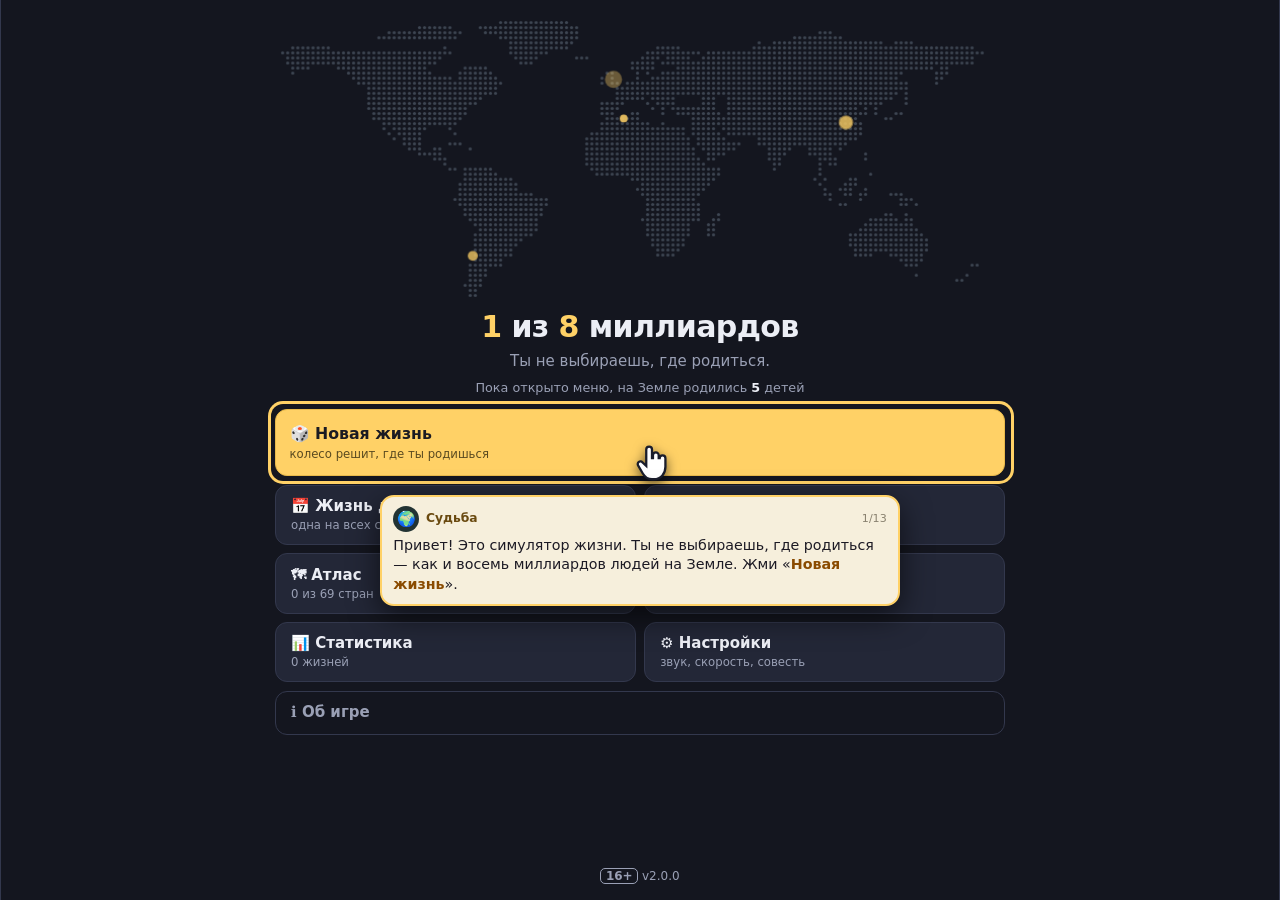
<file: index.html>
<!DOCTYPE html>
<html lang="ru">
<head>
  <meta charset="utf-8">
  <meta name="viewport" content="width=device-width, initial-scale=1, viewport-fit=cover, user-scalable=no">
  <meta name="theme-color" content="#14161f">
  <title>1 из 8 миллиардов — симулятор жизни</title>
  <meta name="description" content="Симулятор жизни: колесо стран решает, где ты родишься. Дальше — год за годом: учёба, любовь, карьера, бизнес, казино, тёмные дела, тюрьма и побеги.">
  <link rel="icon" href="icons/icon-192.png">
  <link rel="stylesheet" href="css/style.css">
</head>
<body>
  <div id="app">
    <!-- главное меню -->
    <section id="scr-menu" class="scr">
      <canvas id="menu-map" width="720" height="280"></canvas>
      <div class="logo"><b>1</b> из <b>8</b> миллиардов</div>
      <div class="sub">Ты не выбираешь, где родиться.</div>
      <div id="born-count" class="born"></div>
      <div id="menu-btns" class="menu-btns"></div>
      <div class="foot"><span class="age">16+</span> <span id="ver"></span></div>
    </section>
    <!-- колесо стран -->
    <section id="scr-wheel" class="scr" hidden>
      <div class="wheel-title" id="wheel-title">Где ты родишься?</div>
      <div class="wheel-wrap"><canvas id="wheel" width="640" height="640"></canvas><div class="pointer">▼</div></div>
      <div id="wheel-res" class="wheel-res"></div>
      <div class="wheel-btns"><button id="spin" class="btn big primary">🎲 Крутить колесо</button><button id="wheel-go" class="btn big primary" hidden>Дальше →</button></div>
    </section>
    <!-- свидетельство о рождении -->
    <section id="scr-birth" class="scr" hidden>
      <div id="cert" class="cert"></div>
      <div class="cert-btns"><button id="cert-go" class="btn big primary">Начать жизнь</button><button id="cert-re" class="btn ghost">↻ Переродиться</button></div>
    </section>
    <!-- жизнь -->
    <section id="scr-life" class="scr" hidden>
      <div class="life-grid">
        <aside id="side-l" class="side"><div id="dossier"></div></aside>
        <div id="life-main">
          <header id="life-top">
            <button id="me" class="me" aria-label="Профиль"><canvas id="me-cv" width="96" height="96"></canvas></button>
            <div class="who"><div id="who-name"></div><div id="who-sub"></div><div id="who-place"></div></div>
            <div class="right"><div id="money"></div><button id="life-menu" class="ico" aria-label="Меню">☰</button></div>
          </header>
          <div id="stats"></div>
          <div id="timeline">
            <div class="tl-ctrl">
              <button id="tl-play" class="tlb" aria-label="Пуск и пауза">▶</button>
              <button class="tlb sp" data-sp="1" aria-label="Скорость 1">×1</button>
              <button class="tlb sp" data-sp="2" aria-label="Скорость 2">×2</button>
              <button class="tlb sp" data-sp="4" aria-label="Скорость 4">×4</button>
              <button id="tl-skip" class="tlb" aria-label="Мотать до решения" title="Мотать до решения">⏭</button>
              <button id="tl-back" class="tlb" aria-label="Машина времени" title="Машина времени: на 5 лет назад">⏪</button>
            </div>
            <div class="tl-bar" id="tl-bar"><i id="tl-fill"></i><span id="tl-lbl"></span></div>
          </div>
          <div id="focus" class="focus"></div>
          <div id="modebar" class="modebar"></div>
          <div id="log" class="log"></div>
          <footer id="life-bar">
            <button id="btn-acts" class="btn">📋 Дела</button>
            <button id="btn-year" class="btn primary year">＋ Год</button>
          </footer>
          <div class="keys">Пробел — пауза · → — год · 1 / 2 / 3 — скорость · 4 — до решения · Д — дела · Ф — фокус · Esc — меню</div>
        </div>
        <aside id="side-r" class="side"><div class="side-h">📋 Дела</div><div id="acts-panel"></div></aside>
      </div>
    </section>
    <!-- итоги жизни -->
    <section id="scr-end" class="scr" hidden><div id="end" class="end"></div></section>

    <div id="sheet" hidden><div id="sheet-card"></div></div>
    <div id="toasts" class="toasts"></div>

    <!-- обучение прямо в игре -->
    <div id="tut" class="tut" hidden>
      <svg id="tut-shade" hidden aria-hidden="true"><path fill-rule="evenodd"/></svg>
      <div id="tut-ring" hidden></div>
      <div id="tut-spot" hidden></div>
      <div id="tut-finger" hidden aria-hidden="true"><svg viewBox="0 0 24 24"><path d="M9 11V5.5a1.5 1.5 0 0 1 3 0V10h.5V8.5a1.5 1.5 0 0 1 3 0V10h.5a1.5 1.5 0 0 1 3 0v4.5c0 3.3-2.2 6.5-6 6.5h-1c-2.4 0-3.7-1.2-4.8-3l-2.4-4.1a1.4 1.4 0 0 1 2.3-1.6L9 14z"/></svg></div>
      <div id="tut-bubble" role="status" aria-live="polite">
        <div class="tut-head"><span class="tut-ava" aria-hidden="true">🌍</span><b>Судьба</b><span id="tut-step"></span></div>
        <div id="tut-text"></div>
        <div class="tut-btns"><button id="tut-skip" class="btn sm" hidden>Пропустить обучение</button><button id="tut-btn" class="btn sm primary" hidden></button></div>
      </div>
    </div>
  </div>
  <script src="js/data.js"></script>
  <script src="js/names.js"></script>
  <script src="js/engine.js"></script>
  <script src="js/systems.js"></script>
  <script src="js/crime2.js"></script>
  <script src="js/content_core.js"></script>
  <script src="js/content_life.js"></script>
  <script src="js/content_adult.js"></script>
  <script src="js/content_world.js"></script>
  <script src="js/content_dark.js"></script>
  <script src="js/content_more.js"></script>
  <script src="js/content_crime2.js"></script>
  <script src="js/content_prison.js"></script>
  <script src="js/content_fun.js"></script>
  <script src="js/art.js"></script>
  <script src="js/scenes.js"></script>
  <script src="js/audio.js"></script>
  <script src="js/platform.js"></script>
  <script src="js/minigames.js"></script>
  <script src="js/ui.js"></script>
</body>
</html>
</file>
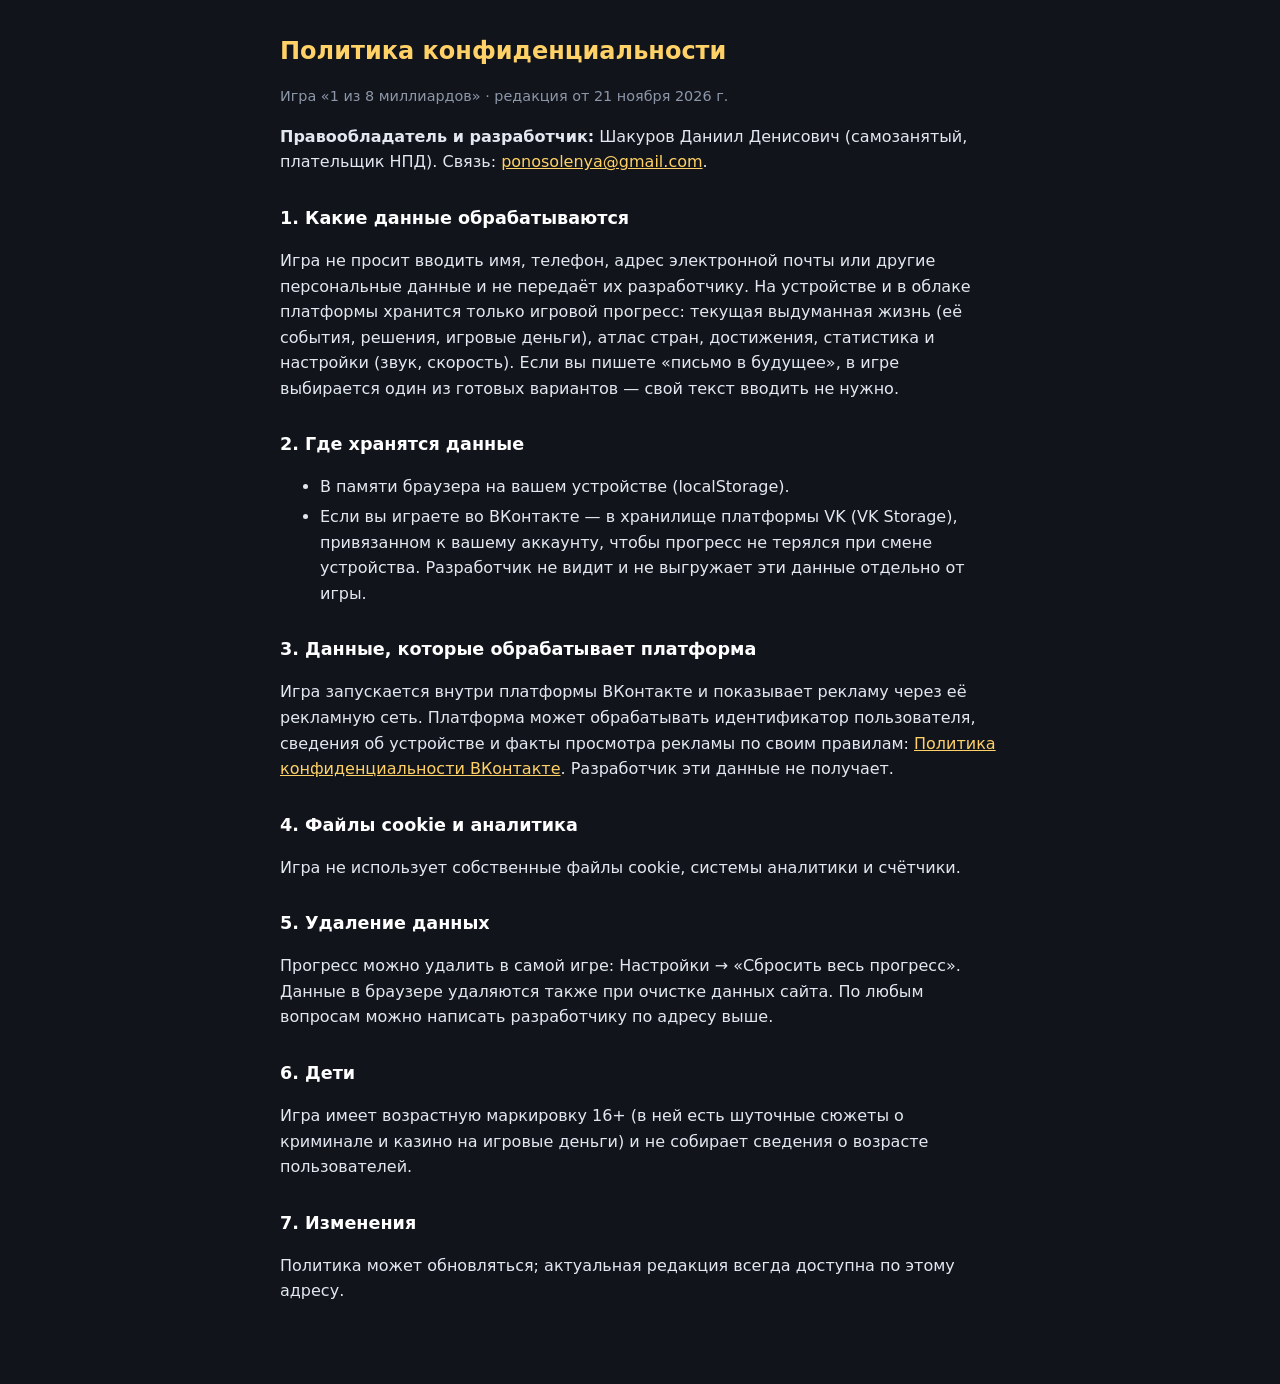
<file: privacy.html>
<!DOCTYPE html><html lang="ru"><head><meta charset="utf-8"><meta name="viewport" content="width=device-width,initial-scale=1">
<title>Политика конфиденциальности — 1 из 8 миллиардов</title><style>
body{margin:0;background:#11141b;color:#e3e8f0;font:16px/1.6 system-ui,-apple-system,Segoe UI,Roboto,sans-serif}
main{max-width:720px;margin:0 auto;padding:2rem 1.2rem 4rem}h1{color:#ffd166;font-size:1.5rem;margin:0 0 .3rem}
h2{color:#fff;font-size:1.1rem;margin:1.8rem 0 .4rem}.d{color:#8d97a8;font-size:.9rem}a{color:#ffd166}li{margin:.25rem 0}
</style></head><body><main><h1>Политика конфиденциальности</h1><p class="d">Игра «1 из 8 миллиардов» · редакция от 21 ноября 2026 г.</p>
<p><b>Правообладатель и разработчик:</b> Шакуров Даниил Денисович (самозанятый, плательщик НПД). Связь: <a href="mailto:ponosolenya@gmail.com">ponosolenya@gmail.com</a>.</p>

<h2>1. Какие данные обрабатываются</h2>
<p>Игра не просит вводить имя, телефон, адрес электронной почты или другие персональные данные и не передаёт их разработчику. На устройстве и в облаке платформы хранится только игровой прогресс: текущая выдуманная жизнь (её события, решения, игровые деньги), атлас стран, достижения, статистика и настройки (звук, скорость). Если вы пишете «письмо в будущее», в игре выбирается один из готовых вариантов — свой текст вводить не нужно.</p>
<h2>2. Где хранятся данные</h2>
<ul><li>В памяти браузера на вашем устройстве (localStorage).</li>
<li>Если вы играете во ВКонтакте — в хранилище платформы VK (VK Storage), привязанном к вашему аккаунту, чтобы прогресс не терялся при смене устройства. Разработчик не видит и не выгружает эти данные отдельно от игры.</li></ul>
<h2>3. Данные, которые обрабатывает платформа</h2>
<p>Игра запускается внутри платформы ВКонтакте и показывает рекламу через её рекламную сеть. Платформа может обрабатывать идентификатор пользователя, сведения об устройстве и факты просмотра рекламы по своим правилам: <a href="https://vk.com/privacy">Политика конфиденциальности ВКонтакте</a>. Разработчик эти данные не получает.</p>
<h2>4. Файлы cookie и аналитика</h2>
<p>Игра не использует собственные файлы cookie, системы аналитики и счётчики.</p>
<h2>5. Удаление данных</h2>
<p>Прогресс можно удалить в самой игре: Настройки → «Сбросить весь прогресс». Данные в браузере удаляются также при очистке данных сайта. По любым вопросам можно написать разработчику по адресу выше.</p>
<h2>6. Дети</h2>
<p>Игра имеет возрастную маркировку 16+ (в ней есть шуточные сюжеты о криминале и казино на игровые деньги) и не собирает сведения о возрасте пользователей.</p>
<h2>7. Изменения</h2>
<p>Политика может обновляться; актуальная редакция всегда доступна по этому адресу.</p>
</main></body></html>
</file>
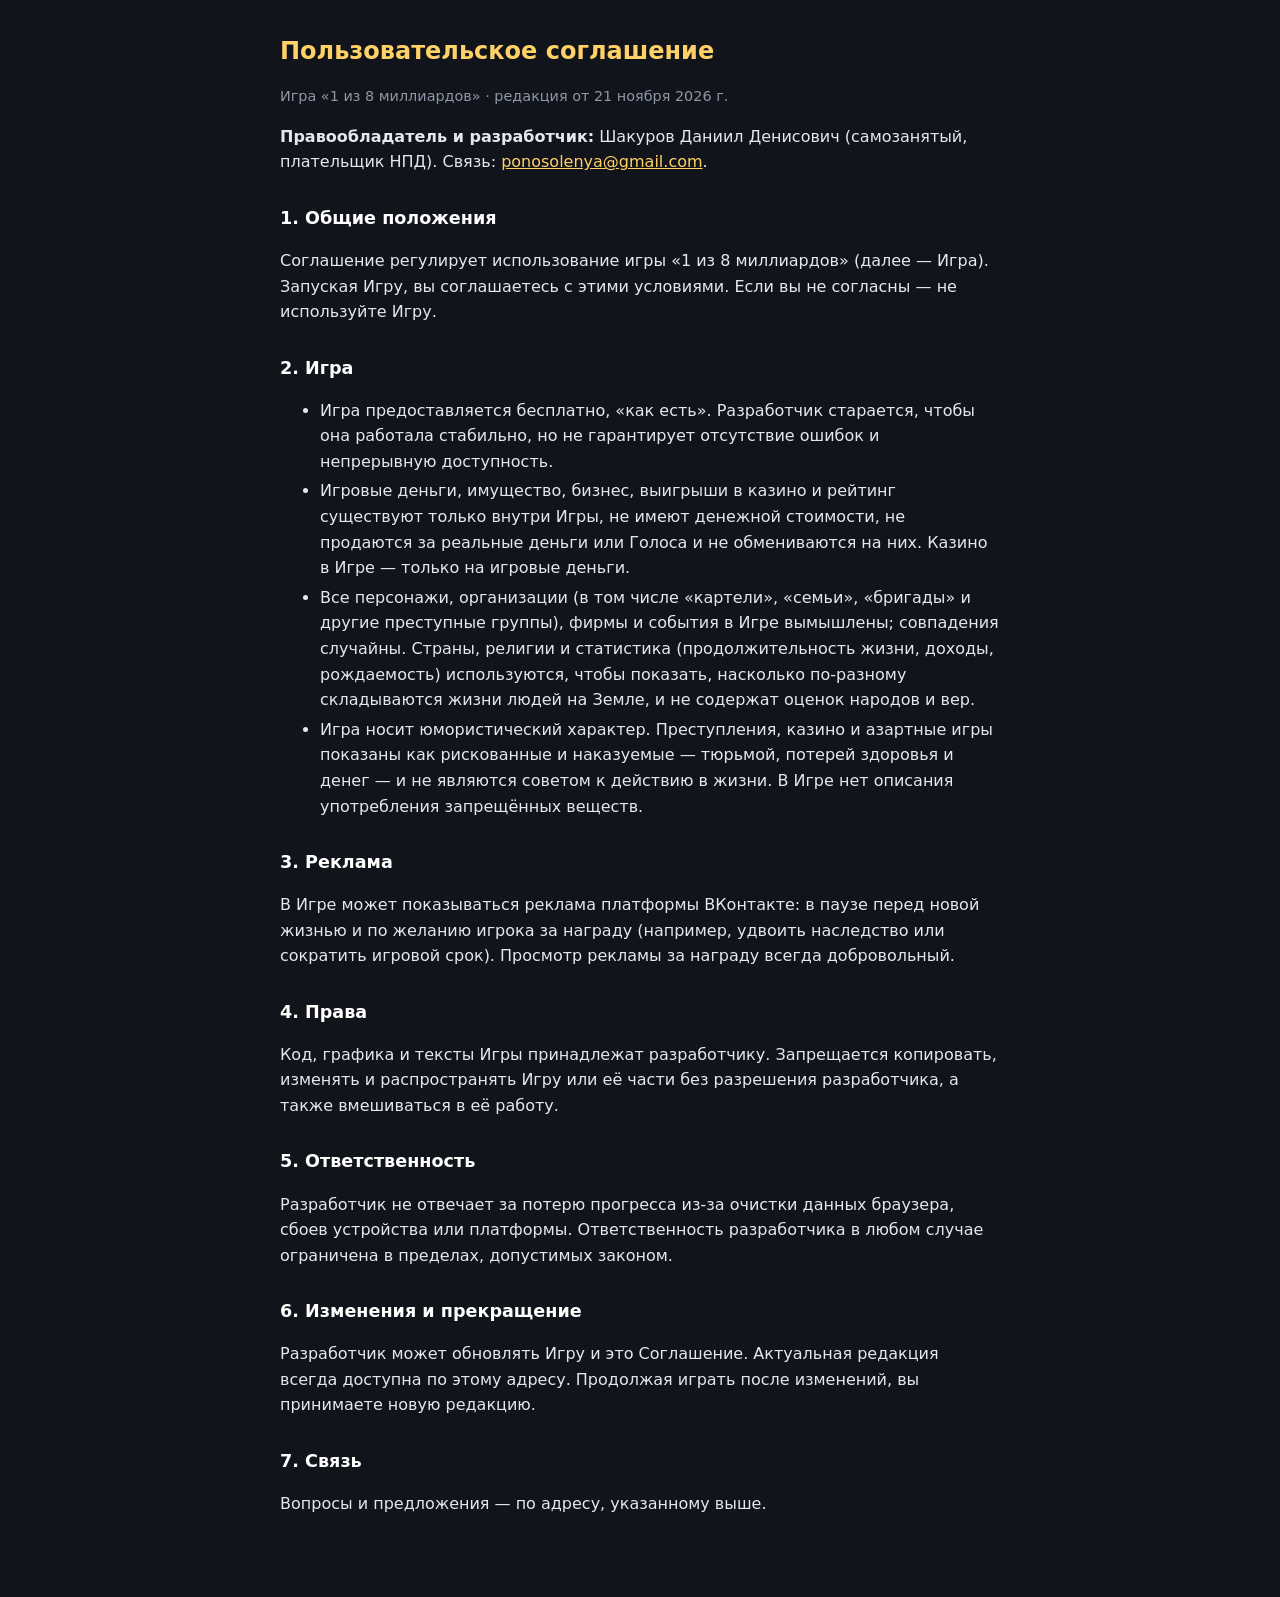
<file: terms.html>
<!DOCTYPE html><html lang="ru"><head><meta charset="utf-8"><meta name="viewport" content="width=device-width,initial-scale=1">
<title>Пользовательское соглашение — 1 из 8 миллиардов</title><style>
body{margin:0;background:#11141b;color:#e3e8f0;font:16px/1.6 system-ui,-apple-system,Segoe UI,Roboto,sans-serif}
main{max-width:720px;margin:0 auto;padding:2rem 1.2rem 4rem}h1{color:#ffd166;font-size:1.5rem;margin:0 0 .3rem}
h2{color:#fff;font-size:1.1rem;margin:1.8rem 0 .4rem}.d{color:#8d97a8;font-size:.9rem}a{color:#ffd166}li{margin:.25rem 0}
</style></head><body><main><h1>Пользовательское соглашение</h1><p class="d">Игра «1 из 8 миллиардов» · редакция от 21 ноября 2026 г.</p>
<p><b>Правообладатель и разработчик:</b> Шакуров Даниил Денисович (самозанятый, плательщик НПД). Связь: <a href="mailto:ponosolenya@gmail.com">ponosolenya@gmail.com</a>.</p>

<h2>1. Общие положения</h2>
<p>Соглашение регулирует использование игры «1 из 8 миллиардов» (далее — Игра). Запуская Игру, вы соглашаетесь с этими условиями. Если вы не согласны — не используйте Игру.</p>
<h2>2. Игра</h2>
<ul><li>Игра предоставляется бесплатно, «как есть». Разработчик старается, чтобы она работала стабильно, но не гарантирует отсутствие ошибок и непрерывную доступность.</li>
<li>Игровые деньги, имущество, бизнес, выигрыши в казино и рейтинг существуют только внутри Игры, не имеют денежной стоимости, не продаются за реальные деньги или Голоса и не обмениваются на них. Казино в Игре — только на игровые деньги.</li>
<li>Все персонажи, организации (в том числе «картели», «семьи», «бригады» и другие преступные группы), фирмы и события в Игре вымышлены; совпадения случайны. Страны, религии и статистика (продолжительность жизни, доходы, рождаемость) используются, чтобы показать, насколько по-разному складываются жизни людей на Земле, и не содержат оценок народов и вер.</li>
<li>Игра носит юмористический характер. Преступления, казино и азартные игры показаны как рискованные и наказуемые — тюрьмой, потерей здоровья и денег — и не являются советом к действию в жизни. В Игре нет описания употребления запрещённых веществ.</li></ul>
<h2>3. Реклама</h2>
<p>В Игре может показываться реклама платформы ВКонтакте: в паузе перед новой жизнью и по желанию игрока за награду (например, удвоить наследство или сократить игровой срок). Просмотр рекламы за награду всегда добровольный.</p>
<h2>4. Права</h2>
<p>Код, графика и тексты Игры принадлежат разработчику. Запрещается копировать, изменять и распространять Игру или её части без разрешения разработчика, а также вмешиваться в её работу.</p>
<h2>5. Ответственность</h2>
<p>Разработчик не отвечает за потерю прогресса из-за очистки данных браузера, сбоев устройства или платформы. Ответственность разработчика в любом случае ограничена в пределах, допустимых законом.</p>
<h2>6. Изменения и прекращение</h2>
<p>Разработчик может обновлять Игру и это Соглашение. Актуальная редакция всегда доступна по этому адресу. Продолжая играть после изменений, вы принимаете новую редакцию.</p>
<h2>7. Связь</h2>
<p>Вопросы и предложения — по адресу, указанному выше.</p>
</main></body></html>
</file>
<file: css/style.css>
/* 1 из 8 миллиардов — оформление. Тёмная тема, тёплое золото. Телефон — одна колонка, ПК — три (досье, летопись, дела). */
:root { --bg: #14161f; --bg2: #1c1f2b; --card: #232737; --line: #33384d; --tx: #eceef5; --mut: #9aa0b5; --gold: #ffd166; --good: #5fd38d; --bad: #ff6b6b; --blue: #6aa9ff; --pur: #b78cff; }
* { box-sizing: border-box; -webkit-tap-highlight-color: transparent; }
html, body { margin: 0; height: 100%; background: var(--bg); color: var(--tx); font: 15px/1.4 system-ui, -apple-system, "Segoe UI", Roboto, sans-serif; overscroll-behavior: none; }
[hidden] { display: none !important; }
#app { position: relative; max-width: 560px; height: 100%; margin: 0 auto; overflow: hidden; background: var(--bg); }
.scr { position: absolute; inset: 0; display: flex; flex-direction: column; overflow: hidden; }
button { font: inherit; color: inherit; cursor: pointer; }
.btn { background: var(--card); border: 1px solid var(--line); border-radius: 12px; padding: 0.7rem 1rem; font-weight: 600; transition: transform 0.08s, background 0.15s; }
.btn:active { transform: scale(0.97); }
.btn:disabled { opacity: 0.45; cursor: default; transform: none; }
.btn.primary { background: var(--gold); color: #1b1b22; border-color: #e8b94a; }
.btn.ghost { background: transparent; color: var(--mut); }
.btn.big { width: 100%; padding: 0.9rem; font-size: 1.05rem; }
.btn.sm { padding: 0.4rem 0.7rem; font-size: 0.88rem; }
.btn.danger { background: #4a2028; border-color: #6b2a35; color: #ffd0d0; }
.ico { background: none; border: none; font-size: 1.4rem; padding: 0.2rem 0.4rem; }

/* ── меню ── */
#scr-menu { align-items: center; padding: 1rem 1rem calc(1rem + env(safe-area-inset-bottom)); overflow-y: auto; }
#menu-map { width: 100%; height: auto; opacity: 0.95; margin-top: 0.3rem; }
.logo { font-size: 2rem; font-weight: 800; letter-spacing: -0.02em; margin-top: 0.2rem; text-align: center; }
.logo b { color: var(--gold); }
.sub { color: var(--mut); margin-top: 0.15rem; }
.born { color: var(--mut); font-size: 0.85rem; margin: 0.5rem 0 0.8rem; text-align: center; min-height: 1.2em; font-variant-numeric: tabular-nums; }
.born b { color: var(--tx); }
.menu-btns { width: 100%; display: grid; gap: 0.55rem; }
.menu-btns .row { display: grid; grid-template-columns: 1fr 1fr; gap: 0.55rem; }
.menu-btns .btn { text-align: left; }
.menu-btns .btn small { display: block; color: var(--mut); font-weight: 400; font-size: 0.78rem; }
.menu-btns .btn.primary small { color: #5a4a20; }
.foot { margin-top: auto; padding-top: 1rem; color: var(--mut); font-size: 0.8rem; }
.age { border: 1px solid var(--mut); border-radius: 5px; padding: 0 0.3rem; font-weight: 700; }

/* ── колесо ── */
#scr-wheel { align-items: center; justify-content: center; padding: 1rem; gap: 0.8rem; }
.wheel-title { font-size: 1.3rem; font-weight: 700; text-align: center; }
.wheel-wrap { position: relative; width: min(86vw, 400px); aspect-ratio: 1; }
#wheel { width: 100%; height: 100%; }
.pointer { position: absolute; top: -0.6rem; left: 50%; transform: translateX(-50%); font-size: 2rem; color: var(--gold); text-shadow: 0 2px 6px #000; }
.wheel-res { min-height: 3.2em; text-align: center; font-size: 1.05rem; }
.wheel-res b { color: var(--gold); font-size: 1.4rem; display: block; }
.wheel-btns { width: 100%; max-width: 400px; }

/* ── свидетельство ── */
#scr-birth { padding: 1rem; overflow-y: auto; gap: 0.8rem; }
.cert { background: #f4ecd8; color: #2b2418; border-radius: 10px; padding: 1rem 1.1rem; box-shadow: 0 8px 30px rgba(0,0,0,.5); border: 6px double #b59a62; position: relative; }
.cert h2 { margin: 0 0 0.2rem; text-align: center; font-size: 1.05rem; letter-spacing: 0.08em; text-transform: uppercase; color: #6b5226; }
.cert .doc { text-align: center; font-size: 0.75rem; color: #8a7448; margin-bottom: 0.7rem; }
.cert .top { display: flex; gap: 0.8rem; align-items: center; margin-bottom: 0.6rem; }
.cert canvas { width: 76px; height: 76px; border-radius: 8px; image-rendering: pixelated; border: 2px solid #b59a62; }
.cert .nm { font-size: 1.25rem; font-weight: 800; line-height: 1.15; }
.cert .row { display: flex; justify-content: space-between; gap: 0.6rem; border-bottom: 1px dotted #c7b48a; padding: 0.28rem 0; font-size: 0.9rem; }
.cert .row span:first-child { color: #7a6845; }
.cert .row span:last-child { text-align: right; font-weight: 600; }
.cert .note { margin-top: 0.6rem; font-size: 0.85rem; color: #5a4a2a; }
.cert-btns { display: grid; gap: 0.5rem; }

/* ── жизнь ── */
.life-grid { display: flex; height: 100%; min-height: 0; }
#life-main { flex: 1; display: flex; flex-direction: column; min-width: 0; min-height: 0; }
.side { display: none; }
.keys { display: none; }
#life-top { display: flex; gap: 0.6rem; align-items: center; padding: 0.6rem 0.7rem 0.4rem; padding-top: calc(0.6rem + env(safe-area-inset-top)); background: var(--bg2); border-bottom: 1px solid var(--line); }
.me { padding: 0; border: 2px solid var(--line); border-radius: 12px; overflow: hidden; width: 58px; height: 58px; flex: 0 0 auto; background: var(--card); }
.me canvas { width: 100%; height: 100%; image-rendering: pixelated; display: block; }
.who { flex: 1; min-width: 0; }
#who-name { font-weight: 800; font-size: 1.02rem; white-space: nowrap; overflow: hidden; text-overflow: ellipsis; }
#who-sub { color: var(--gold); font-size: 0.85rem; font-weight: 600; }
#who-place { color: var(--mut); font-size: 0.78rem; white-space: nowrap; overflow: hidden; text-overflow: ellipsis; }
.right { text-align: right; display: flex; flex-direction: column; align-items: flex-end; }
#money { font-weight: 800; font-size: 0.95rem; font-variant-numeric: tabular-nums; }
#money.neg { color: var(--bad); }
#stats { display: grid; grid-template-columns: repeat(5, 1fr); gap: 0.35rem; padding: 0.45rem 0.7rem; background: var(--bg2); }
.st { font-size: 0.68rem; color: var(--mut); text-align: center; }
.st .bar { height: 6px; background: #2c3042; border-radius: 4px; overflow: hidden; margin-top: 2px; }
.st .bar i { display: block; height: 100%; border-radius: 4px; transition: width 0.4s; }
.st b { display: block; font-size: 0.82rem; color: var(--tx); }
.st.up b { color: var(--good); } .st.dn b { color: var(--bad); }
/* полоса года и управление временем */
#timeline { display: flex; align-items: center; gap: 0.4rem; padding: 0.35rem 0.6rem; background: var(--bg2); border-top: 1px solid var(--line); }
.tl-ctrl { display: flex; gap: 0.2rem; flex: 0 0 auto; }
.tlb { min-width: 2.05rem; height: 1.9rem; border-radius: 9px; border: 1px solid var(--line); background: var(--card); font-size: 0.82rem; font-weight: 700; padding: 0 0.3rem; color: var(--tx); }
.tlb.on { background: var(--gold); color: #1b1b22; border-color: #e8b94a; }
#tl-play { min-width: 2.4rem; font-size: 0.95rem; }
#tl-play.on { background: var(--blue); border-color: var(--blue); color: #0d1a33; }
.tlb:disabled { opacity: 0.35; }
.tl-bar { position: relative; flex: 1; height: 1.9rem; border-radius: 9px; background: #262a3b; overflow: hidden; border: 1px solid var(--line); cursor: pointer; min-width: 0; }
#tl-fill { position: absolute; inset: 0 auto 0 0; width: 0; background: linear-gradient(90deg, #3a4f86, #6aa9ff); }
#tl-lbl { position: absolute; inset: 0; display: flex; align-items: center; padding: 0 0.55rem; font-size: 0.78rem; font-weight: 700; white-space: nowrap; overflow: hidden; text-overflow: ellipsis; text-shadow: 0 1px 2px rgba(0,0,0,.6); font-variant-numeric: tabular-nums; }
#timeline.wait .tl-bar { animation: tlwait 1.2s infinite; }
@keyframes tlwait { 50% { border-color: var(--gold); } }
/* фокус года */
.focus { display: flex; gap: 0.3rem; align-items: center; padding: 0.3rem 0.6rem; background: var(--bg2); overflow-x: auto; scrollbar-width: none; white-space: nowrap; }
.focus::-webkit-scrollbar { display: none; }
.fl { flex: 0 0 auto; font-size: 0.95rem; }
.fc { flex: 0 0 auto; border: 1px solid var(--line); background: var(--card); border-radius: 16px; padding: 0.25rem 0.6rem; font-size: 0.78rem; font-weight: 600; }
.fc.on { background: #3a3220; border-color: var(--gold); color: var(--gold); }
.fc.off { opacity: 0.55; font-weight: 400; }
.fh { flex: 0 0 auto; color: var(--mut); font-size: 0.72rem; padding-left: 0.2rem; }
/* строка режима: новости мира или тюрьма, бега, подполье */
.modebar { font-size: 0.76rem; color: var(--mut); padding: 0.3rem 0.7rem; border-bottom: 1px solid var(--line); white-space: nowrap; overflow: hidden; text-overflow: ellipsis; background: var(--bg2); }
.modebar b { color: var(--blue); }
.modebar.jail { background: #2a2418; color: #e8d9b0; } .modebar.jail b { color: #ffb366; }
.modebar.fug { background: #3a1820; color: #ffd0d0; } .modebar.fug b { color: #ff8a8a; }
.modebar.crime { background: #241c33; color: #d8c8ff; } .modebar.crime b { color: var(--pur); }
#scr-life.m-jail #life-top { background: linear-gradient(90deg, #2a2418, var(--bg2)); }
#scr-life.m-jail .me { border-color: #e07b28; }
#scr-life.m-fug #life-top { background: linear-gradient(90deg, #3a1820, var(--bg2)); }
#scr-life.m-fug .me { border-color: var(--bad); }
.log { flex: 1; overflow-y: auto; padding: 0.4rem 0.8rem 1rem; scroll-behavior: smooth; }
.yr { margin-top: 0.7rem; font-weight: 800; color: var(--gold); font-size: 0.9rem; display: flex; justify-content: space-between; border-bottom: 1px solid var(--line); padding-bottom: 0.15rem; }
.yr small { color: var(--mut); font-weight: 400; }
.ev { display: flex; gap: 0.45rem; padding: 0.3rem 0; font-size: 0.92rem; }
.ev i { width: 8px; height: 8px; border-radius: 50%; flex: 0 0 auto; margin-top: 0.45em; background: var(--mut); }
.ev.g i { background: var(--good); } .ev.b i { background: var(--bad); } .ev.w i { background: var(--blue); } .ev.d i { background: var(--pur); border-radius: 2px; }
.ev.d { color: #cdb8ff; font-size: 0.85rem; }
.ev.big span { font-weight: 700; }
.ev em { display: block; color: var(--mut); font-size: 0.75rem; font-style: normal; }
.ev.c { color: #b9a8e8; font-style: italic; font-size: 0.86rem; padding-left: 0.9rem; }
.ev.c i { display: none; }
.ev.p { display: block; }
.np { background: #efe6d0; color: #231d12; border-radius: 6px; padding: 0.45rem 0.65rem; margin: 0.25rem 0; font-family: Georgia, "Times New Roman", serif; box-shadow: 0 2px 8px rgba(0,0,0,.35); border-left: 4px solid #8a1c1c; transform: rotate(-0.4deg); }
.np small { display: block; font: 600 0.68rem system-ui, sans-serif; color: #7a6845; text-transform: uppercase; letter-spacing: 0.04em; }
.np b { display: block; font-size: 0.98rem; line-height: 1.25; }
.np.clip { margin: 0.35rem 0; transform: none; }
canvas.scene { display: block; width: 100%; max-width: 288px; height: auto; aspect-ratio: 2 / 1; image-rendering: pixelated; border-radius: 8px; margin: 0.35rem 0 0.1rem 0.9rem; }
.ev.new { animation: evin 0.35s ease; }
@keyframes evin { from { opacity: 0; transform: translateY(6px); } }
.more { display: block; margin: 0.5rem auto; }
#life-bar { display: grid; grid-template-columns: 1fr 1.5fr; gap: 0.5rem; padding: 0.55rem 0.7rem calc(0.55rem + env(safe-area-inset-bottom)); background: var(--bg2); border-top: 1px solid var(--line); }
#life-bar .year { font-size: 1.15rem; }
.pc.k { background: transparent; border: 1px solid var(--line); color: var(--mut); }

/* ── нижний лист ── */
#sheet { position: absolute; inset: 0; z-index: 20; background: rgba(5,6,12,.6); display: flex; align-items: flex-end; }
#sheet-card { width: 100%; max-height: 88%; overflow-y: auto; background: var(--bg2); border-radius: 18px 18px 0 0; padding: 1rem 1rem calc(1rem + env(safe-area-inset-bottom)); border-top: 1px solid var(--line); animation: up 0.25s ease; }
@keyframes up { from { transform: translateY(40px); opacity: 0; } }
#sheet h2 { margin: 0 0 0.5rem; font-size: 1.15rem; }
#sheet h3 { margin: 0.9rem 0 0.35rem; font-size: 0.85rem; text-transform: uppercase; letter-spacing: 0.06em; color: var(--mut); }
#sheet p { margin: 0.4rem 0; }
.why { color: var(--mut); font-size: 0.8rem; margin-bottom: 0.5rem; }
.dec-text { font-size: 1.02rem; margin: 0.4rem 0 0.8rem; }
.opts { display: grid; gap: 0.5rem; }
.opt { text-align: left; background: var(--card); border: 1px solid var(--line); border-radius: 12px; padding: 0.75rem 0.85rem; font-weight: 600; display: flex; justify-content: space-between; align-items: center; gap: 0.6rem; }
.opt:active { transform: scale(0.98); }
.opt .pc { flex: 0 0 auto; font-size: 0.78rem; font-weight: 700; padding: 0.15rem 0.45rem; border-radius: 8px; background: #2f3550; color: var(--gold); }
.opt small { display: block; color: var(--mut); font-weight: 400; font-size: 0.78rem; }
.res { background: var(--card); border-radius: 12px; padding: 0.75rem 0.85rem; margin: 0.6rem 0; border-left: 4px solid var(--mut); }
.res.g { border-color: var(--good); } .res.b { border-color: var(--bad); }
.grid2 { display: grid; grid-template-columns: 1fr 1fr; gap: 0.5rem; }
.act { text-align: left; background: var(--card); border: 1px solid var(--line); border-radius: 12px; padding: 0.55rem 0.65rem; display: flex; gap: 0.5rem; align-items: center; min-height: 3.2rem; }
.act .i { font-size: 1.35rem; }
.act b { display: block; font-size: 0.86rem; line-height: 1.2; }
.act small { color: var(--mut); font-size: 0.72rem; display: block; line-height: 1.2; }
.act:disabled { opacity: 0.42; }
.kv { display: flex; justify-content: space-between; gap: 0.5rem; padding: 0.3rem 0; border-bottom: 1px solid var(--line); font-size: 0.9rem; }
.kv span:first-child { color: var(--mut); }
.kv span:last-child { text-align: right; font-weight: 600; }
.people { display: grid; gap: 0.35rem; }
.person { display: flex; justify-content: space-between; background: var(--card); border-radius: 10px; padding: 0.45rem 0.6rem; font-size: 0.88rem; }
.person small { color: var(--mut); }
.person.dead { opacity: 0.5; }
.meter { height: 8px; background: #2c3042; border-radius: 5px; overflow: hidden; margin: 0.2rem 0 0.5rem; }
.mt > span { display: flex; justify-content: space-between; font-size: 0.8rem; color: var(--mut); }
.mt > span b { color: var(--tx); }
.lnk { background: none; border: none; color: var(--gold); padding: 0; font-weight: 700; }
.opt.sel { border-color: var(--gold); background: #2f2a1c; }
/* ограбление */
.heist-btn { width: 100%; display: flex; gap: 0.7rem; align-items: center; text-align: left; margin: 0.7rem 0 0.2rem; padding: 0.75rem 0.9rem; border-radius: 14px; border: 1px solid #7a5c2a; background: linear-gradient(90deg, #3a2a14, #2a2433); }
.heist-btn > span:first-child { font-size: 1.7rem; }
.heist-btn b { display: block; color: var(--gold); }
.heist-btn small { color: var(--mut); }
.heist-btn:disabled { opacity: 0.45; }
.crew { display: grid; grid-template-columns: 1fr 1fr 0.7fr; gap: 0.4rem; }
.cm { text-align: left; background: var(--card); border: 1px solid var(--line); border-radius: 12px; padding: 0.45rem 0.55rem; display: flex; flex-direction: column; gap: 0.1rem; min-width: 0; }
.cm b { font-size: 0.82rem; line-height: 1.15; }
.cm .sk { color: var(--gold); font-size: 0.72rem; letter-spacing: 1px; }
.cm small { color: var(--mut); font-size: 0.7rem; line-height: 1.2; }
.cm em { font-style: normal; font-size: 0.7rem; color: var(--pur); }
.cm.on { border-color: var(--gold); background: #2f2a1c; }
.cm.none { justify-content: center; }
.alarm { display: flex; gap: 0.25rem; align-items: center; margin: 0.3rem 0 0.4rem; font-size: 0.75rem; color: var(--mut); }
.alarm i { width: 1.6rem; height: 0.45rem; border-radius: 3px; background: #2c3042; }
.alarm i.on { background: var(--bad); box-shadow: 0 0 8px var(--bad); }
canvas.poster { display: block; width: min(100%, 320px); height: auto; margin: 0.3rem auto; border-radius: 4px; box-shadow: 0 8px 24px rgba(0,0,0,.5); transform: rotate(-1deg); }
canvas.grave { display: block; width: 100%; height: auto; border-radius: 12px; margin-bottom: 0.4rem; }
/* мини-игры */
.mg-pins { display: flex; gap: 0.5rem; justify-content: center; margin: 0.4rem 0; }
.mg-pins i { width: 1.2rem; height: 2.2rem; border-radius: 6px; background: #2c3042; border: 2px solid var(--line); }
.mg-pins i.ok { background: var(--good); } .mg-pins i.no { background: var(--bad); }
.mg-track { position: relative; height: 2.6rem; border-radius: 12px; background: #262a3b; border: 1px solid var(--line); margin: 0.6rem 0 0.8rem; overflow: hidden; }
.mg-zone { position: absolute; top: 0; bottom: 0; background: rgba(95,211,141,.45); border-left: 2px solid var(--good); border-right: 2px solid var(--good); }
.mg-mark { position: absolute; top: -2px; bottom: -2px; width: 5px; margin-left: -2px; background: var(--gold); box-shadow: 0 0 10px var(--gold); border-radius: 3px; }
.mg-tap small { opacity: 0.6; font-weight: 400; font-size: 0.75rem; }
.mg-guard { text-align: center; font-size: 1.05rem; font-weight: 800; padding: 0.6rem; border-radius: 12px; background: #1f3a2a; margin: 0.4rem 0; transition: background 0.15s; }
.mg-guard[data-g="1"] { background: #5a1c22; animation: tlwait 0.4s infinite; }
.mg-depth, .mg-time { height: 12px; border-radius: 6px; background: #2c3042; overflow: hidden; margin: 0.4rem 0; }
.mg-depth i { display: block; height: 100%; width: 0; background: #b0845a; }
.mg-time i { display: block; height: 100%; width: 100%; background: var(--blue); }
.mg-noise { min-height: 1.2rem; text-align: center; }
.mg-score { text-align: center; font-size: 2rem; color: var(--gold); letter-spacing: 4px; }
.mg-inv { display: flex; gap: 0.6rem; align-items: center; background: var(--card); border-radius: 12px; padding: 0.5rem 0.7rem; margin: 0.4rem 0; }
.mg-inv > span { font-size: 2rem; }
.mg-inv small { display: block; color: var(--mut); }
.shake { animation: shake 0.2s; }
@keyframes shake { 25% { transform: translateX(-4px); } 75% { transform: translateX(4px); } }
.meter i { display: block; height: 100%; }
.close { position: sticky; top: 0; float: right; margin: -0.3rem -0.3rem 0 0; }

/* ── казино ── */
.cas-top { display: flex; justify-content: space-between; align-items: center; margin-bottom: 0.4rem; }
.cas-bal { font-size: 1.2rem; font-weight: 800; color: var(--gold); }
.tabs { display: flex; gap: 0.3rem; margin: 0.4rem 0 0.6rem; }
.tabs button { flex: 1; background: var(--card); border: 1px solid var(--line); border-radius: 10px; padding: 0.45rem 0.2rem; font-size: 0.85rem; font-weight: 600; }
.tabs button.on { background: var(--gold); color: #1b1b22; }
.felt { background: radial-gradient(circle at 50% 30%, #1f6b45, #124a30); border-radius: 14px; padding: 0.9rem; text-align: center; min-height: 9rem; display: flex; flex-direction: column; align-items: center; justify-content: center; gap: 0.4rem; border: 3px solid #0c3321; }
.wheelnum { font-size: 2.6rem; font-weight: 900; width: 4.2rem; height: 4.2rem; border-radius: 50%; display: grid; place-items: center; background: #1b1b22; color: #fff; border: 3px solid var(--gold); }
.wheelnum.r { background: #b3202a; } .wheelnum.z { background: #1d8a4a; }
.reels { display: flex; gap: 0.5rem; }
.reel { width: 3.6rem; height: 3.6rem; background: #fff; border-radius: 10px; font-size: 2.2rem; display: grid; place-items: center; box-shadow: inset 0 -4px 0 #ccc; }
.dice { display: flex; gap: 0.6rem; }
.die { width: 3.2rem; height: 3.2rem; background: #fff; color: #1b1b22; border-radius: 10px; font-size: 1.8rem; font-weight: 900; display: grid; place-items: center; }
.cards { display: flex; gap: 0.3rem; justify-content: center; flex-wrap: wrap; }
.card { width: 2.5rem; height: 3.5rem; background: #fff; color: #1b1b22; border-radius: 6px; display: grid; place-items: center; font-weight: 900; font-size: 1.05rem; box-shadow: 0 2px 4px rgba(0,0,0,.4); }
.card.r { color: #c0202a; }
.card.back { background: repeating-linear-gradient(45deg, #2a3a8a, #2a3a8a 4px, #3a4aa0 4px, #3a4aa0 8px); }
.felt .lbl { font-size: 0.82rem; color: #cfe8d9; }
.bets { display: flex; gap: 0.3rem; flex-wrap: wrap; justify-content: center; margin: 0.5rem 0; }
.chip { border-radius: 20px; padding: 0.35rem 0.65rem; background: var(--card); border: 2px dashed var(--line); font-size: 0.82rem; font-weight: 700; }
.chip.on { border-color: var(--gold); color: var(--gold); border-style: solid; }
.betkinds { display: grid; grid-template-columns: repeat(3, 1fr); gap: 0.35rem; }
.betkinds button { background: var(--card); border: 1px solid var(--line); border-radius: 10px; padding: 0.5rem 0.2rem; font-size: 0.82rem; font-weight: 600; }
.betkinds .red { background: #6b1c22; } .betkinds .blk { background: #111; }
.win { color: var(--good); font-weight: 800; } .loss { color: var(--bad); font-weight: 800; }

/* ── итоги ── */
#scr-end { overflow-y: auto; }
.end { padding: 1rem 1rem calc(1.5rem + env(safe-area-inset-bottom)); }
.end h1 { margin: 0.4rem 0 0; font-size: 1.5rem; text-align: center; }
.end .years { text-align: center; color: var(--mut); }
.end .epi { text-align: center; font-style: italic; margin: 0.6rem 0; color: var(--gold); }
.album { display: flex; gap: 0.35rem; overflow-x: auto; padding: 0.4rem 0; }
.album figure { margin: 0; text-align: center; flex: 0 0 auto; }
.album canvas { width: 56px; height: 56px; image-rendering: pixelated; border-radius: 8px; display: block; }
.album figcaption { font-size: 0.7rem; color: var(--mut); }
.score { text-align: center; font-size: 2.6rem; font-weight: 900; color: var(--gold); line-height: 1; margin-top: 0.4rem; }
.score small { display: block; font-size: 0.8rem; color: var(--mut); font-weight: 400; }
.turns { border-left: 2px solid var(--line); margin: 0.4rem 0 0 0.3rem; padding-left: 0.7rem; }
.turns div { font-size: 0.88rem; padding: 0.15rem 0; }
.turns b { color: var(--gold); }
.end-btns { display: grid; gap: 0.5rem; margin-top: 1rem; }
.peer { background: var(--card); border-radius: 10px; padding: 0.5rem 0.65rem; margin: 0.3rem 0; font-size: 0.86rem; }
.peer b { display: block; }
.letter { background: #f4ecd8; color: #2b2418; padding: 0.8rem; border-radius: 8px; font-style: italic; margin: 0.5rem 0; }

/* ── всплывашки ── */
.toasts { position: absolute; top: calc(0.6rem + env(safe-area-inset-top)); left: 0; right: 0; z-index: 30; display: flex; flex-direction: column; align-items: center; gap: 0.35rem; pointer-events: none; }
.toast { background: rgba(30,33,48,.96); border: 1px solid var(--line); padding: 0.5rem 0.85rem; border-radius: 12px; font-size: 0.88rem; max-width: 92%; box-shadow: 0 6px 20px rgba(0,0,0,.45); animation: tin 0.3s ease; }
.toast.g { border-color: var(--good); } .toast.b { border-color: var(--bad); } .toast.gold { border-color: var(--gold); color: var(--gold); }
@keyframes tin { from { opacity: 0; transform: translateY(-8px); } }

/* ── обучение ── */
.tut { position: absolute; inset: 0; z-index: 40; pointer-events: none; }
.tut[hidden], .tut [hidden] { display: none !important; }
#tut-shade { position: absolute; inset: 0; width: 100%; height: 100%; }
#tut-shade path { fill: rgba(4,5,10,.5); }
#tut-ring, #tut-spot { position: absolute; border-radius: 12px; box-shadow: 0 0 0 3px var(--gold); animation: tring 1.2s infinite; }
@keyframes tring { 50% { box-shadow: 0 0 0 6px var(--gold); } }
#tut-finger { position: absolute; width: 46px; height: 46px; margin: -4px 0 0 -12px; animation: ttap 1.1s infinite; filter: drop-shadow(0 4px 6px rgba(0,0,0,.6)); }
#tut-finger svg { width: 46px; height: 46px; fill: #fff; stroke: #1a1d2b; stroke-width: 1.2; }
@keyframes ttap { 50% { transform: translate(4px, 8px) scale(.92); } }
#tut-bubble { position: absolute; left: 10px; right: 10px; max-width: 520px; margin: 0 auto; background: #f6efdc; color: #1c1a24; border: 2px solid var(--gold); border-radius: 14px; padding: 0.6rem 0.75rem; pointer-events: auto; box-shadow: 0 10px 30px rgba(0,0,0,.6); }
#tut-bubble.in { animation: tin .3s ease; }
.tut-head { display: flex; align-items: center; gap: 0.45rem; margin-bottom: 0.25rem; font-size: 0.82rem; }
.tut-head b { color: #6a4a10; }
.tut-ava { width: 26px; height: 26px; border-radius: 50%; background: #233; display: grid; place-items: center; font-size: 15px; }
#tut-step { margin-left: auto; color: #8a8270; font-size: 0.74rem; }
#tut-text { font-size: 0.95rem; line-height: 1.38; }
#tut-text b { color: #8a4b00; }
.tut-btns { display: flex; justify-content: flex-end; gap: 0.5rem; margin-top: 0.45rem; }
#tut-skip { background: transparent; border-color: transparent; color: #8a8270; font-weight: 500; }
@media (prefers-reduced-motion: reduce) { #tut-ring, #tut-spot, #tut-finger, .ev.new, #sheet-card { animation: none; } }
@media (min-height: 760px) { .ev { font-size: 0.95rem; } }
@media (max-width: 380px) { .tlb { min-width: 1.8rem; font-size: 0.75rem; } #tl-play { min-width: 2.1rem; } .crew { grid-template-columns: 1fr 1fr; } }

/* ═════ ПК: дела справа (от 860 px), досье слева (от 1180 px) ═════ */
@media (min-width: 860px) and (min-height: 560px) {
  #app { max-width: 1400px; border-left: 1px solid var(--line); border-right: 1px solid var(--line); }
  #scr-menu, #scr-wheel, #scr-birth, #scr-end { left: 0; right: 0; margin: 0 auto; max-width: 640px; }
  #scr-menu { max-width: 760px; }
  .life-grid { display: grid; grid-template-columns: minmax(0, 1fr) 360px; }
  #side-r { display: flex; flex-direction: column; min-height: 0; background: var(--bg2); border-left: 1px solid var(--line); }
  .side-h { padding: 0.7rem 0.9rem 0.3rem; font-weight: 800; font-size: 1.05rem; }
  #acts-panel { flex: 1; overflow-y: auto; padding: 0 0.8rem 1rem; }
  #acts-panel h3 { margin: 0.8rem 0 0.35rem; font-size: 0.78rem; text-transform: uppercase; letter-spacing: 0.06em; color: var(--mut); }
  #side-r.flash { animation: flash 0.6s; }
  @keyframes flash { 30% { box-shadow: inset 0 0 0 3px var(--gold); } }
  #btn-acts { display: none; }
  #life-bar { grid-template-columns: 1fr; }
  .keys { display: block; text-align: center; font-size: 0.72rem; color: var(--mut); padding: 0 0.5rem 0.45rem; background: var(--bg2); }
  .log { padding: 0.4rem 1.2rem 1rem; }
  .ev { font-size: 0.97rem; }
  .focus { flex-wrap: wrap; white-space: normal; row-gap: 0.25rem; }
  #sheet { align-items: center; justify-content: center; }
  #sheet-card { max-width: 620px; max-height: 86%; border-radius: 18px; border: 1px solid var(--line); box-shadow: 0 20px 60px rgba(0,0,0,.6); animation: pop 0.2s ease; }
  #sheet-card.k-heist, #sheet-card.k-casino { max-width: 720px; }
  @keyframes pop { from { transform: scale(0.96); opacity: 0; } }
  .toasts { top: 1rem; }
  canvas.scene { max-width: 360px; }
}
@media (min-width: 1180px) and (min-height: 560px) {
  .life-grid { grid-template-columns: 300px minmax(0, 1fr) 380px; }
  #side-l { display: flex; flex-direction: column; min-height: 0; background: var(--bg2); border-right: 1px solid var(--line); overflow-y: auto; padding: 0.8rem; gap: 0.6rem; }
  #life-top .me, #life-top #money { display: none; }
  #life-top { padding: 0.55rem 0.9rem; }
  #stats { display: none; }
  .log { padding: 0.4rem 1.4rem 1rem; }
  .dz-me { width: 100%; display: flex; gap: 0.7rem; align-items: center; text-align: left; background: var(--card); border: 1px solid var(--line); border-radius: 14px; padding: 0.55rem; }
  .dz-me canvas { width: 76px; height: 76px; image-rendering: pixelated; border-radius: 10px; flex: 0 0 auto; }
  .dz-me b { display: block; font-size: 1rem; line-height: 1.2; }
  .dz-me small { display: block; color: var(--mut); font-size: 0.78rem; }
  .dz-money b { font-size: 1.35rem; font-weight: 900; color: var(--gold); display: block; }
  .dz-money b.loss { color: var(--bad); }
  .dz-money small { color: var(--mut); font-size: 0.76rem; }
  .dz { background: var(--card); border: 1px solid var(--line); border-radius: 14px; padding: 0.55rem 0.7rem; }
  .dz h4 { margin: 0 0 0.3rem; font-size: 0.86rem; }
  .dz .kv { font-size: 0.82rem; padding: 0.2rem 0; }
  .dz .btn { margin-top: 0.4rem; width: 100%; }
  .dz.jail { border-color: #7a5c2a; background: #2a2418; }
  .dz.fug { border-color: #7a2a35; background: #2e1820; }
  .dz.crime { border-color: #4a3a6b; background: #231c30; }
  .dz-stats { display: grid; gap: 0.3rem; }
}
</file>
